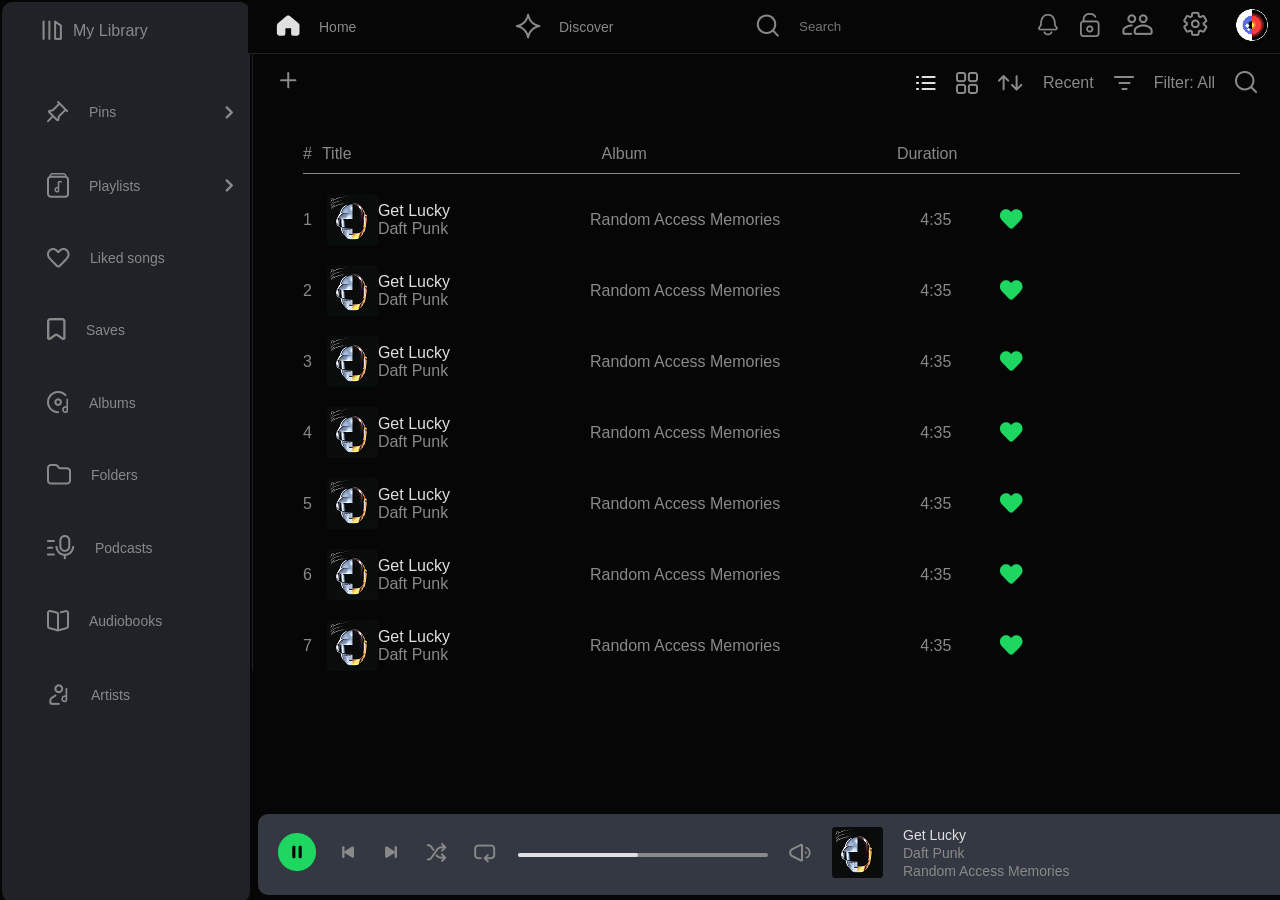
<file: index.html>
<!doctype html>
<html lang="en">
  <head>
    <meta charset="UTF-8" />
    <meta name="viewport" content="width=device-width, initial-scale=1.0" />
    <link href="https://fonts.cdnfonts.com/css/satoshi" rel="stylesheet" />
    <link rel="stylesheet" href="css/styles.css" />
    <title>Document</title>
  </head>
  <body class="body">
    <header class="header">
      <!-- ჰედერის მარცხენა მხარე  -->
      <section class="header-left">
        <!-- <div class="people-icon">
          <img src="./assets/library-icon.png" alt="my library" />
          <p><span>My</span> Library</p>
        </div> -->
        <div class="people-icon">
          <img src="./assets/home-icon.png" alt="home icon" />
          <p>Home</p>
        </div>
        <div class="people-icon">
          <img src="./assets/discover-icon.png" alt="discover icon" />
          <p>Discover</p>
        </div>
        <div class="people-icon">
          <img src="./assets/search-icon.png" alt="search icon" />
          <form action="#">
            <input type="text" placeholder="Search" name="search" />
          </form>
          <p class="search">Search</p>
        </div>
        <div class="people-icon">
          <img src="./assets/people-icon.png" alt="people icon" />
          <p>Me</p>
        </div>
      </section>
      <!-- ჰედერის მარჯვენა მხარე -->
      <section class="header-right">
        <!-- სურათები დივში ჩავსვი იმიტო რო აიკონები ზომას იცვლიდნენ  -->
        <div>
          <img src="./assets/bell-icon.png" alt="bell icon" />
        </div>
        <div>
          <img src="./assets/lock-icon.png" alt="lock icon" />
        </div>
        <div>
          <img src="./assets/people-icon.png" alt="people icon" />
        </div>
        <div>
          <img src="./assets/setting-icon.png" alt="setting icon" />
        </div>
        <div>
          <img src="./assets/Sprite-0002 1.png" alt="sprite-0002 icon" />
        </div>
      </section>
    </header>
    <main class="web">
      <aside class="aside">
        <div class="library-icon">
          <img src="./assets/library-icon.png" alt="my library" />
          <p><span>My</span> Library</p>
        </div>
        <div class="aside-container">
          <div>
            <img src="./assets/aside-icons/pin-icon.png" alt="pins icon" />
            <p>Pins</p>
            <img
              class="aside-arrow-right-icon1"
              src="./assets/aside-icons/arrow-right.png"
              alt="arrow right icon"
            />
          </div>
          <div>
            <img
              src="./assets/aside-icons/playlists-icon.png"
              alt="Playlists icon"
            />
            <p>Playlists</p>
            <img
              class="aside-arrow-right-icon2"
              src="./assets/aside-icons/arrow-right.png"
              alt="arrow right icon"
            />
          </div>
          <div>
            <img
              src="./assets/aside-icons/liked-songs-icon.png"
              alt="liked songs icon"
            />
            <p>Liked songs</p>
          </div>
          <div>
            <img src="./assets/aside-icons/saves-icon.png" alt="saves icon" />
            <p>Saves</p>
          </div>
          <div>
            <img src="./assets/aside-icons/albums-icon.png" alt="albums icon" />
            <p>Albums</p>
          </div>
          <div>
            <img
              src="./assets/aside-icons/folders-icon.png"
              alt="folders icon"
            />
            <p>Folders</p>
          </div>
          <div>
            <img
              src="./assets/aside-icons/podcasts-icon.png"
              alt="podcasts icon"
            />
            <p>Podcasts</p>
          </div>
          <div>
            <img
              src="./assets/aside-icons/audiobooks-icon.png"
              alt="Audiobooks icon"
            />
            <p>Audiobooks</p>
          </div>
          <div>
            <img
              src="./assets/aside-icons/artists-icon.png"
              alt="Artists icon"
            />
            <p>Artists</p>
          </div>
        </div>
      </aside>
      <!-- მთავარი სექცია -->
      <section class="main-section">
        <section class="main-section-top">
          <div>
            <img src="./assets/main-icons/Frame 84.png" alt="plus icon" />
          </div>
          <div class="main-section-top-right">
            <img src="./assets/main-icons/Group 41.png" alt="burger icon" />
            <img src="./assets/main-icons/Group 63.png" alt="4 box icon" />
            <img
              src="./assets/main-icons/Group 76.png"
              alt="up and down icon"
            />
            <p>Recent</p>
            <img
              src="./assets/main-icons/Group 41 (1).png"
              alt="pyramid icon"
            />
            <p>Filter: All</p>
            <img src="./assets/main-icons/Ellipse 11 (1).png" alt="loop icon" />
          </div>
        </section>
        <section class="music-list">
          <div class="music-list-top">
            <p>#</p>
            <div>
              <p>Title</p>
              <p>Album</p>
              <p>Duration</p>
            </div>
          </div>
          <li class="list">
            <ol class="list-part">
              <div class="list-part-img">
                <p>1</p>
                <img
                  src="./assets/main-pictures/Rectangle 6 (1).png"
                  alt="artist"
                />
                <div>
                  <span>Get Lucky</span>
                  <p>Daft Punk</p>
                </div>
              </div>
              <p>Random Access Memories</p>
              <div class="list-part-right">
                <p>4:35</p>
                <div>
                  <img src="./assets/main-icons/icons big (11).png" />
                </div>
              </div>
            </ol>
            <ol class="list-part">
              <div class="list-part-img">
                <p>2</p>
                <img
                  src="./assets/main-pictures/Rectangle 6 (1).png"
                  alt="artist"
                />
                <div>
                  <span>Get Lucky</span>
                  <p>Daft Punk</p>
                </div>
              </div>
              <p>Random Access Memories</p>
              <div class="list-part-right">
                <p>4:35</p>
                <div>
                  <img src="./assets/main-icons/icons big (11).png" />
                </div>
              </div>
            </ol>
            <ol class="list-part">
              <div class="list-part-img">
                <p>3</p>
                <img
                  src="./assets/main-pictures/Rectangle 6 (1).png"
                  alt="artist"
                />
                <div>
                  <span>Get Lucky</span>
                  <p>Daft Punk</p>
                </div>
              </div>
              <p>Random Access Memories</p>
              <div class="list-part-right">
                <p>4:35</p>
                <div>
                  <img src="./assets/main-icons/icons big (11).png" />
                </div>
              </div>
            </ol>
            <ol class="list-part">
              <div class="list-part-img">
                <p>4</p>
                <img
                  src="./assets/main-pictures/Rectangle 6 (1).png"
                  alt="artist"
                />
                <div>
                  <span>Get Lucky</span>
                  <p>Daft Punk</p>
                </div>
              </div>
              <p>Random Access Memories</p>
              <div class="list-part-right">
                <p>4:35</p>
                <div>
                  <img src="./assets/main-icons/icons big (11).png" />
                </div>
              </div>
            </ol>
            <ol class="list-part">
              <div class="list-part-img">
                <p>5</p>
                <img
                  src="./assets/main-pictures/Rectangle 6 (1).png"
                  alt="artist"
                />
                <div>
                  <span>Get Lucky</span>
                  <p>Daft Punk</p>
                </div>
              </div>
              <p>Random Access Memories</p>
              <div class="list-part-right">
                <p>4:35</p>
                <div>
                  <img src="./assets/main-icons/icons big (11).png" />
                </div>
              </div>
            </ol>
            <ol class="list-part">
              <div class="list-part-img">
                <p>6</p>
                <img
                  src="./assets/main-pictures/Rectangle 6 (1).png"
                  alt="artist"
                />
                <div>
                  <span>Get Lucky</span>
                  <p>Daft Punk</p>
                </div>
              </div>
              <p>Random Access Memories</p>
              <div class="list-part-right">
                <p>4:35</p>
                <div>
                  <img src="./assets/main-icons/icons big (11).png" />
                </div>
              </div>
            </ol>
            <ol class="list-part">
              <div class="list-part-img">
                <p>7</p>
                <img
                  src="./assets/main-pictures/Rectangle 6 (1).png"
                  alt="artist"
                />
                <div>
                  <span>Get Lucky</span>
                  <p>Daft Punk</p>
                </div>
              </div>
              <p>Random Access Memories</p>
              <div class="list-part-right">
                <p>4:35</p>
                <div>
                  <img src="./assets/main-icons/icons big (11).png" />
                </div>
              </div>
            </ol>
          </li>
        </section>
      </section>
    </main>
    <footer class="footer">
      <section class="control-bar">
        <div class="control-bar-left">
          <div class="footer-icon">
            <img
              src="./assets/footer-icons/icons big (5).png"
              alt="pause icon"
            />
          </div>
          <div class="footer-icon">
            <img
              src="./assets/footer-icons/Frame 3 (1).png"
              alt="skip back icon"
            />
          </div>
          <div class="footer-icon">
            <img
              src="./assets/footer-icons/Frame 3 (2).png"
              alt="skip forward icon"
            />
          </div>
          <div class="footer-icon">
            <img
              src="./assets/footer-icons/Frame 3 (3).png"
              alt="shuffle icon"
            />
          </div>
          <div class="footer-icon">
            <img src="./assets/footer-icons/Frame 4 (1).png" alt="loop icon" />
          </div>
          <div class="player">
            <span>2:23</span>
            <div class="player-bar">
              <div class="player-bar-fill"></div>
            </div>
            <span>4:45</span>
          </div>
          <div class="footer-icon">
            <img
              src="./assets/footer-icons/Frame 4 (2).png"
              alt="volime button icon"
            />
          </div>
          <div>
            <img
              src="./assets/footer-icons/Rectangle 6.png"
              alt="artists icon"
            />
          </div>
          <div>
            <p class="mobile-text-scroll">
              Get Lucky
              <span class="text-scroll"
                >(feat. Pharrell Williams and Nile Rodgers)</span
              >
            </p>
            <p>Daft Punk</p>
            <p>Random Access Memories</p>
          </div>
        </div>
        <div class="control-bar-right">
          <div>
            <img
              src="./assets/footer-icons/Vector 9 (1).png"
              alt="heart icon"
            />
          </div>
          <div>
            <img src="./assets/footer-icons/Group 34 (1).png" alt="add icon" />
          </div>
          <div>
            <img src="./assets/footer-icons/Group 60.png" alt="list icon" />
          </div>
          <div>
            <img src="./assets/footer-icons/Frame 4 (3).png" alt="list icon" />
          </div>
          <div>
            <img
              src="./assets/footer-icons/icons big (6).png"
              alt="dots icon"
            />
          </div>
          <div>
            <img src="./assets/footer-icons/Vector 43.png" alt="line" />
          </div>
          <div>
            <img src="./assets/footer-icons/image 19.png" alt="DJ icon" />
          </div>
          <div>
            <img
              src="./assets/footer-icons/Frame 5 (3).png"
              alt="hamburger menu icon"
            />
          </div>
          <div>
            <img src="./assets/footer-icons/Polygon 1.png" alt="pause button" />
          </div>
        </div>
      </section>
    </footer>
  </body>
</html>
</file>
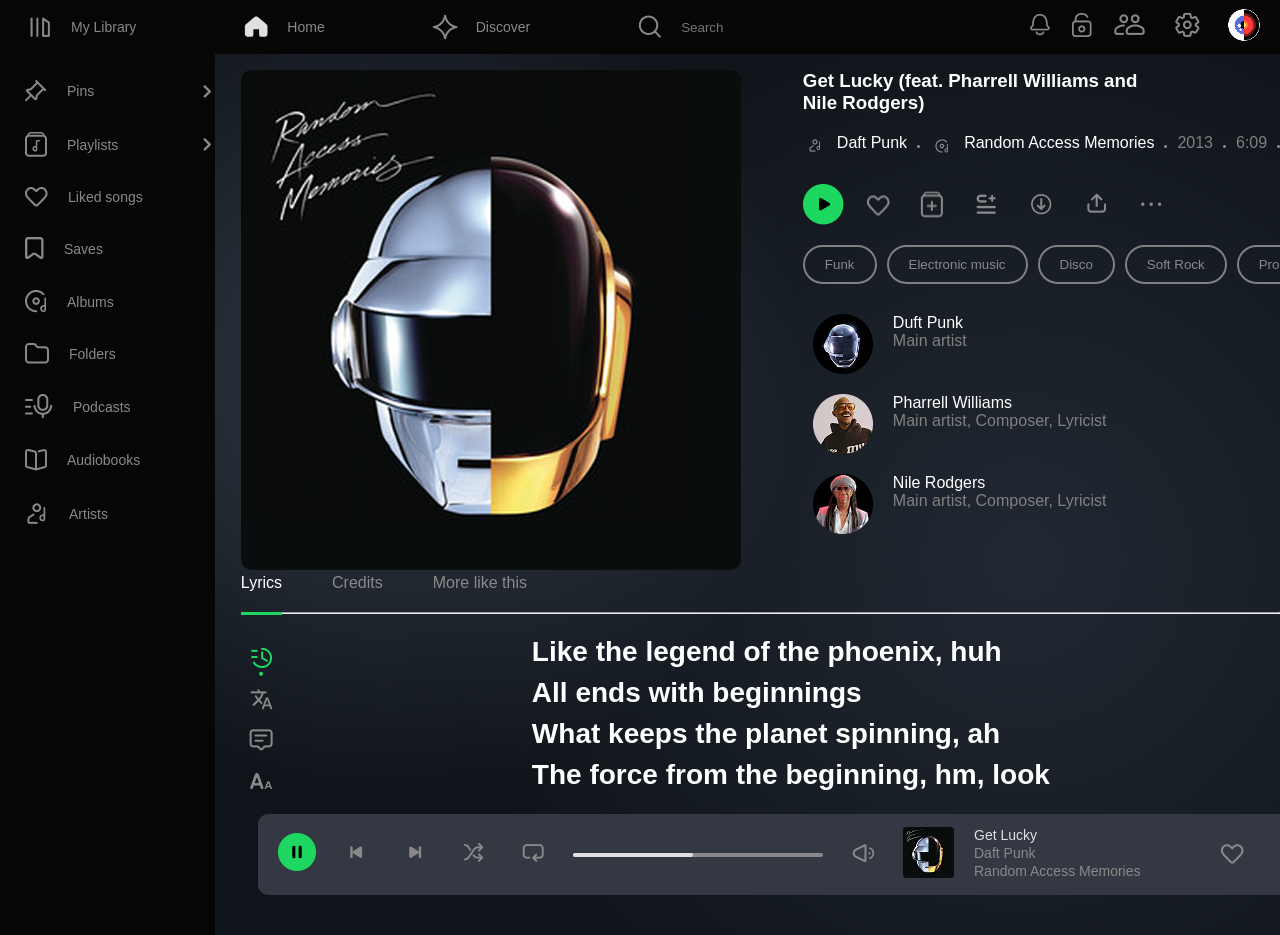
<file: GAMOCDA/index.html>
<!doctype html>
<html lang="en">
  <head>
    <meta charset="UTF-8" />
    <meta name="viewport" content="width=device-width, initial-scale=1.0" />
    <link href="https://fonts.cdnfonts.com/css/satoshi" rel="stylesheet" />
    <link rel="stylesheet" href="css/styles.css" />
    <title>Document</title>
  </head>
  <body>
    <header class="header">
      <!-- ჰედერის მარცხენა მხარე  -->
      <section class="header-left">
        <div>
          <img src="./assets/library-icon.png" alt="my library" />
          <p>My Library</p>
        </div>
        <div>
          <img src="./assets/home-icon.png" alt="home icon" />
          <p>Home</p>
        </div>
        <div>
          <img src="./assets/discover-icon.png" alt="discover icon" />
          <p>Discover</p>
        </div>
        <div>
          <img src="./assets/search-icon.png" alt="search icon" />
          <form action="#">
            <input type="text" placeholder="Search" name="search" />
          </form>
        </div>
      </section>
      <!-- ჰედერის მარჯვენა მხარე -->
      <section class="header-right">
        <!-- სურათები დივში ჩავსვი იმიტო რო აიკონები ზომას იცვლიდნენ  -->
        <div>
          <img src="./assets/bell-icon.png" alt="bell icon" />
        </div>
        <div>
          <img src="./assets/lock-icon.png" alt="lock icon" />
        </div>
        <div>
          <img src="./assets/people-icon.png" alt="people icon" />
        </div>
        <div>
          <img src="./assets/setting-icon.png" alt="setting icon" />
        </div>
        <div>
          <img src="./assets/Sprite-0002 1.png" alt="sprite-0002 icon" />
        </div>
      </section>
    </header>
    <main>
      <aside class="aside">
        <div class="aside-container">
          <div>
            <img src="./assets/aside-icons/pin-icon.png" alt="pins icon" />
            <p>Pins</p>
            <img
              class="aside-arrow-right-icon1"
              src="./assets/aside-icons/arrow-right.png"
              alt="arrow right icon"
            />
          </div>
          <div>
            <img
              src="./assets/aside-icons/playlists-icon.png"
              alt="Playlists icon"
            />
            <p>Playlists</p>
            <img
              class="aside-arrow-right-icon2"
              src="./assets/aside-icons/arrow-right.png"
              alt="arrow right icon"
            />
          </div>
          <div>
            <img
              src="./assets/aside-icons/liked-songs-icon.png"
              alt="liked songs icon"
            />
            <p>Liked songs</p>
          </div>
          <div>
            <img src="./assets/aside-icons/saves-icon.png" alt="saves icon" />
            <p>Saves</p>
          </div>
          <div>
            <img src="./assets/aside-icons/albums-icon.png" alt="albums icon" />
            <p>Albums</p>
          </div>
          <div>
            <img
              src="./assets/aside-icons/folders-icon.png"
              alt="folders icon"
            />
            <p>Folders</p>
          </div>
          <div>
            <img
              src="./assets/aside-icons/podcasts-icon.png"
              alt="podcasts icon"
            />
            <p>Podcasts</p>
          </div>
          <div>
            <img
              src="./assets/aside-icons/audiobooks-icon.png"
              alt="Audiobooks icon"
            />
            <p>Audiobooks</p>
          </div>
          <div>
            <img
              src="./assets/aside-icons/artists-icon.png"
              alt="Artists icon"
            />
            <p>Artists</p>
          </div>
        </div>
      </aside>
      <!--მთავარი კონტენტი--> 
      <section class="main-content">
        <section class="main-section-top">
          <div class="duft-image">
            <img src="assets/main-icons/duft-image.png" alt="duft-image">
          </div>
          <div class="right-side">
            <h1>Get Lucky (feat. Pharrell Williams and <br> Nile Rodgers)</h1>
            <div class="date">
              <div class="date-img">
                <img src="assets/main-icons/icons (2).png" alt="">
              </div>
              <p >Daft Punk</p>
              <div class="dots">
                <img src="assets/main-icons/Ellipse 29.png" alt="">
              </div>
              <div class="date-img">
                <img src="assets/main-icons/icons (3).png" alt="">
              </div>
              <p>Random Access Memories</p>
              <div class="dots">
                <img src="assets/main-icons/Ellipse 29.png" alt="">
              </div>
              <p style="color: gray;">2013</p>
              <div class="dots">
                <img src="assets/main-icons/Ellipse 29.png" alt="">
              </div>
              <p style="color: gray;">6:09</p>
              <div class="dots">
                <img src="assets/main-icons/Ellipse 29.png" alt="">
              </div>
              <p style="color: gray;">489,691,133</p>
            </div>
            <div class="icons">
              <img src="assets/main-icons/icons big.png" alt="">
              <img src="assets/main-icons/pc-like.png" alt="">
              <img src="assets/main-icons/pc-playlist-down.png" alt="">
              <img src="assets/main-icons/icons big (1).png" alt="">
              <img src="assets/main-icons/arrow.png" alt="">
              <img src="assets/main-icons/arrow 2.png" alt="">
              <img src="assets/main-icons/icons big (4).png" alt="">
            </div>
            <div class="buttons">
              <button>Funk</button>
              <button>Electronic music</button>
              <button>Disco</button>
              <button>Soft Rock</button>
              <button>Progressive Pop</button>
            </div>
             <div class="music-list">
              <div>
                <img src="assets/main-icons/1th.png" alt="">
                <p>Duft Punk <br> <span>Main artist</span></p>
              </div>
              <div>
                <img src="assets/main-icons/2th.png" alt="">
                <p>Pharrell Williams <br> <span>Main artist, Composer, Lyricist</span></p>
              </div>
              <div>
                <img src="assets/main-icons/3th.png" alt="">
                <p>Nile Rodgers <br> <span>Main artist, Composer, Lyricist</span></p>
              </div>
             </div>
          </div>
         
        </section>
         <div class="lyrics">
            <p class="green-text">Lyrics</p>
            <p>Credits</p>
            <p>More like this</p>
          </div>
          <hr>
          <div class="song-texts">
            <div>
                <img src="assets/main-icons/qveda1.png" alt="">
                <p>Like the legend of the phoenix, huh</p>
            </div>
            <div>
                <img src="assets/main-icons/qveda2.png" alt="">
                <p>All ends with beginnings</p>
            </div>
            <div>
                <img src="assets/main-icons/qveda3.png" alt="">
                <p>What keeps the planet spinning, ah</p>
            </div>
            <div>
                <img src="assets/main-icons/qveda5.png" alt="">
                <p>The force from the beginning, hm, look</p>
            </div>

          </div>
      </section>
    </main>
     <footer class="footer">
      <section class="control-bar">
        <div class="control-bar-left">
          <div class="footer-icon">
            <img
              src="assets/main-icons/start1.png"
              alt="pause icon"
            />
          </div>
          <div class="footer-icon">
            <img
              src="assets/main-icons/start2.png"
              alt="skip back icon"
            />
          </div>
          <div class="footer-icon">
            <img
              src="assets/main-icons/start3.png"
              alt="skip forward icon"
            />
          </div>
          <div class="footer-icon">
            <img
              src="assets/main-icons/start4.png"
              alt="shuffle icon"
            />
          </div>
          <div class="footer-icon">
            <img src="assets/main-icons/start5.png" alt="loop icon" />
          </div>
          <div class="player">
            <span>2:23</span>
            <div class="player-bar">
              <div class="player-bar-fill"></div>
            </div>
            <span>4:45</span>
          </div>
          <div class="footer-icon">
            <img
              src="assets/main-icons/start6.png"
              alt="volime button icon"
            />
          </div>
          <div>
            <img
              src="assets/main-icons/start7.png"
              alt="artists icon"
            />
          </div>
          <div>
            <p class="mobile-text-scroll">
              Get Lucky
              <span class="text-scroll"
                >(feat. Pharrell Williams and Nile Rodgers)</span
              >
            </p>
            <p>Daft Punk</p>
            <p>Random Access Memories</p>
          </div>
        </div>
        <div class="control-bar-right">
          <div>
            <img
              src="assets/main-icons/pc-like.png"
              alt="heart icon"
            />
          </div>
          <div>
            <img src="assets/main-icons/pc-playlist-down.png" alt="add icon" />
          </div>
          <div>
            <img src="assets/main-icons/pc-lyrics (1).png" alt="list icon" />
          </div>
          <div>
            <img src="assets/main-icons/bigbig.png" alt="list icon" />
          </div>
          <div>
            <img
              src="assets/main-icons/icons big (4).png"
              alt="dots icon"
            />
          </div>
          <div>
            <img src="assets/main-icons/stick.png" alt="line" />
          </div>
          <div>
            <img src="assets/main-icons/DJ (1).png" alt="DJ icon" />
          </div>
          <div>
            <img
              src="assets/main-icons/start.png"
              alt="hamburger menu icon"
            />
          </div>
          <div>
            <img src="./assets/footer-icons/Polygon 1.png" alt="pause button" />
          </div>
        </div>
      </section>
    </footer>
  </body>
</html>
</file>
<file: css/styles.css>
.body {
  background-color: rgb(6, 6, 6);
}

@media (max-width: 768px) {
  .body {
    display: flex;
    flex-direction: column;
    align-items: center;
  }
}
* {
  margin: 0;
  padding: 0;
  box-sizing: border-box;
}

a {
  text-decoration: none;
  color: inherit;
  font-style: inherit;
}

li,
ul,
ol {
  list-style-type: none;
}

button {
  border: none;
  background-color: transparent;
}

* {
  font-family: "Satoshi", sans-serif;
}

.header {
  position: fixed;
  display: flex;
  left: 248px;
  justify-content: space-between;
  align-items: center;
  height: 54px;
  width: 100%;
  background-color: rgb(6, 6, 6);
  border-bottom: 1px solid rgb(32, 32, 32);
  z-index: 1000;
}

.header-left {
  display: flex;
  gap: 30px;
  margin-left: 20px;
}
.header-left .people-icon:last-child {
  display: none;
}
.header-left .search {
  display: none;
}

.header-left input {
  background-color: rgb(6, 6, 6);
  border: none;
  color: rgb(137, 137, 137);
}

.header-left input:focus {
  outline: none;
}

.header-left input:hover {
  background-color: rgba(32, 32, 32, 0.5);
}

.header-left div {
  display: flex;
  width: 210px;
  align-items: center;
  gap: 10px;
  color: rgb(137, 137, 137);
  font-weight: 400;
  font-size: 14px;
  line-height: 100%;
  letter-spacing: 3%;
}

.header-left div:hover {
  background-color: rgba(32, 32, 32, 0.5);
  border-radius: 4px;
}

.header-right {
  display: flex;
  align-items: center;
  gap: 20px;
  margin-right: 260px;
}

.aside {
  position: fixed;
  margin-top: 2px;
  margin-left: 2px;
  border-radius: 10px;
  width: 248px;
  height: 100%;
  background-color: rgb(31, 34, 39);
}

.aside-container {
  padding-top: 30px;
  padding-left: 25px;
}

.aside-container div {
  padding-bottom: 30px;
  display: flex;
  align-items: center;
  padding-left: 20px;
  padding-top: 20px;
  gap: 20px;
  color: rgb(137, 137, 137);
  font-weight: 400;
  font-size: 14px;
  line-height: 100%;
  letter-spacing: 3%;
}

.aside-container div:hover {
  background-color: rgba(32, 32, 32, 0.5);
  border-radius: 10px;
}

.aside-arrow-right-icon1 {
  margin-left: 84px;
}

.aside-arrow-right-icon2 {
  margin-left: 60px;
}

.library-icon {
  display: flex;
  align-items: center;
  margin-top: 8px;
  margin-left: 30px;
  color: rgb(137, 137, 137);
  font-weight: 400;
  line-height: 100%;
  letter-spacing: 3%;
}

.main-section {
  height: 100%;
  display: flex;
  flex-direction: column;
  padding-top: 75px;
  border-left: 1px solid rgb(32, 32, 32);
  padding-right: 40px;
  padding-left: 50px;
  margin-left: 252px;
  color: rgb(224, 224, 224);
}

.main-section-top {
  width: 100%;
  height: 59px;
  position: fixed;
  display: flex;
  gap: 15px;
  align-items: center;
  justify-content: space-between;
  top: 53px;
  left: 248px;
  padding-left: 20px;
  padding-right: 270px;
}

.main-section-top-right {
  display: flex;
  align-items: center;
  gap: 20px;
}
.main-section-top-right p {
  color: rgb(137, 137, 137);
}

.music-list-top {
  display: flex;
  margin-top: 70px;
  gap: 10px;
  border-bottom: 0.5px solid rgb(137, 137, 137);
  color: rgb(137, 137, 137);
  padding-bottom: 10px;
}
.music-list-top div {
  display: flex;
  gap: 250px;
}

.list-part {
  display: flex;
  align-items: center;
  gap: 140px;
  margin-top: 20px;
}
.list-part p {
  color: rgb(137, 137, 137);
}
.list-part span {
  color: rgb(224, 224, 224);
}

.list-part-img {
  display: flex;
  align-items: center;
}
.list-part-img img {
  margin-left: 15px;
}

.list-part-right {
  display: flex;
  align-items: center;
  gap: 40px;
}

.control-bar {
  width: 1421px;
  margin: 0 10px;
  height: 81px;
  display: flex;
  position: fixed;
  left: 248px;
  bottom: 5px;
  border-radius: 10px;
  justify-content: space-between;
  align-items: center;
  background-color: rgb(51, 56, 66);
  z-index: 1;
}

.control-bar-left {
  display: flex;
  align-items: center;
  padding-left: 20px;
  gap: 20px;
}
.control-bar-left div p {
  font-size: 14px;
  font-weight: 400;
  font-weight: 400;
  line-height: 100%;
  letter-spacing: 3%;
  color: rgb(137, 137, 137);
  padding-bottom: 4px;
}
.control-bar-left div span {
  display: none;
}
.control-bar-left div P:first-child {
  color: rgb(224, 224, 224);
}

.control-bar-right {
  display: flex;
  align-items: center;
  padding-right: 20px;
  gap: 20px;
}
.control-bar-right div:last-child {
  display: none;
}

.player {
  display: flex;
  color: rgb(137, 137, 137);
  gap: 20px;
  align-items: center;
}

.player-bar {
  width: 250px;
  height: 4px;
  background: rgb(137, 137, 137);
  border-radius: 2px;
}

.player-bar-fill {
  width: 48%;
  height: 100%;
  background-color: rgb(224, 224, 224);
  border-radius: 2px;
}

/*# sourceMappingURL=styles.css.map */
</file>
<file: GAMOCDA/css/styles.css>
.web {    
  display: flex;
  flex-direction: column;
  align-items: center;
  width: 100vw;
  height: 100vh;
}
body{
background: 
  radial-gradient(circle at 30% 40%, rgba(120,130,150,0.35), transparent 40%),
  radial-gradient(circle at 80% 60%, rgba(90,100,120,0.25), transparent 50%),
  #0f141a;
  min-height: 100vh;
}

* {
  margin: 0;
  padding: 0;
  box-sizing: border-box;
}

a {
  text-decoration: none;
  color: inherit;
  font-style: inherit;
}

ul,
ol {
  list-style-type: none;
}

button {
  border: none;
  background-color: transparent;
}

* {
  font-family: "Satoshi", sans-serif;
}

p {
  color: #898989;
}

.header {
  position: fixed;
  display: flex;
  justify-content: space-between;
  align-items: center;
  height: 54px;
  width: 100%;
  background-color: rgb(6, 6, 6);
  z-index: 10;
  top: 0;
}

.header-left {
  display: flex;
  gap: 100px;
  margin-left: 20px;
}

.header-left input {
  background-color: rgb(6, 6, 6);
  border: none;
  color: rgb(137, 137, 137);
}

.header-left input:focus {
  outline: none;
}

.header-left div {
  display: flex;
  align-items: center;
  gap: 10px;
  color: rgb(137, 137, 137);
  font-weight: 400;
  font-size: 14px;
  line-height: 100%;
  letter-spacing: 3%;
}

.header-right {
  display: flex;
  align-items: center;
  gap: 20px;
  margin-right: 20px;
}

.aside {
  width: 248px;
  height: 935px;
  background-color: rgb(6, 6, 6);
}

.aside-container {
  position: fixed;
  top: 50px;
  padding-top: 30px;
  padding-left: 25px;
  background-color: rgb(6, 6, 6);
  height: 100%;
}

.aside-container div {
  padding-bottom: 30px;
  display: flex;
  align-items: center;
  gap: 20px;
  color: rgb(137, 137, 137);
  font-weight: 400;
  font-size: 14px;
  line-height: 100%;
  letter-spacing: 3%;
}

.aside-arrow-right-icon1 {
  margin-left: 84px;
}

.aside-arrow-right-icon2 {
  margin-left: 60px;
}
main {
  height: 100%;
  display: flex;
  flex-direction: row;
  gap: 40px;
}
.main-content{
  height: 100%;
  display: flex;
  flex-direction: column;
  overflow: hidden;
  
  margin-top: 70px;
  position: relative;
  
}
.main-content h1{
  color: white;
}
.main-section-top {
  display: flex;
  width: auto;
  height: auto;
  top: 37px;
  left: 37px;
  opacity: 1;
  gap: 62px;
  

}
.duft-image img {
width: 500px;
height: 500px;
border-radius: 10px;
opacity: 1;

}
.date{
  display: flex;
  gap: 10px;
  width: auto;
  height: 30px;
}
.date p{
  color: white;
}
.date .date-img{
  width: 24px;
  height: 24px;
}
.date .dots{
  margin-bottom: 10px;
}
.icons{
  display: flex;
  gap: 14px;
}
.buttons button{
  border: 2px solid gray;
  color: #898989;
  border-radius: 44px;
  padding-top: 10px;
  padding-right: 20px;
  padding-bottom: 10px;
  padding-left: 20px;
}
.buttons{
  display: flex;
  gap: 10px;
  width: 721px;
}
.music-list{
  div{
    display: flex;
    gap: 20px;
    padding: 10px;
    
  }
}
.music-list div p{
  color: white;
}
.music-list div span{
  color: gray;
}
.right-side{
  display: flex;
  flex-direction: column;
  gap: 20px;
}
.lyrics{
  display: flex;
  justify-content: flex-start;
  gap: 50px;
}
.lyrics p:nth-child(1){
  color: white;
  
}
.lyrics p:nth-child(2,3){
  color: gray;
}
hr{
  margin-top: 20px;
}
.green-text{
  text-decoration: underline ;
  text-decoration-color:#1ED760 ;
  text-underline-offset: 24px;
  z-index: 10;
  text-decoration-thickness: 3px;
}
.song-texts div{
  display: flex;
  gap: 250px;
  
}
.song-texts{
  margin-top: 24px;
}
.song-texts p{
 
font-weight: 700;
font-style: Bold;
font-size: 28px;
line-height: 100%;
letter-spacing: 3%;
color: white;

}
.control-bar {
  width: 1421px;
  margin: 0 10px;
  height: 81px;
  display: flex;
  position: fixed;
  left: 248px;
  bottom: 5px;
  border-radius: 10px;
  justify-content: space-between;
  align-items: center;
  background-color: rgb(51, 56, 66);
  z-index: 1;
}

.control-bar-left {
  display: flex;
  align-items: center;
  padding-left: 20px;
  gap: 20px;
}
.control-bar-left div p {
  font-size: 14px;
  font-weight: 400;
  font-weight: 400;
  line-height: 100%;
  letter-spacing: 3%;
  color: rgb(137, 137, 137);
  padding-bottom: 4px;
}
.control-bar-left div span {
  display: none;
}
.control-bar-left div P:first-child {
  color: rgb(224, 224, 224);
}

.control-bar-right {
  display: flex;
  align-items: center;
  padding-right: 20px;
  gap: 20px;
}
.control-bar-right div:last-child {
  display: none;
}

.player {
  display: flex;
  color: rgb(137, 137, 137);
  gap: 20px;
  align-items: center;
}

.player-bar {
  width: 250px;
  height: 4px;
  background: rgb(137, 137, 137);
  border-radius: 2px;
}

.player-bar-fill {
  width: 48%;
  height: 100%;
  background-color: rgb(224, 224, 224);
  border-radius: 2px;
}
/*# sourceMappingURL=styles.css.map */
</file>
